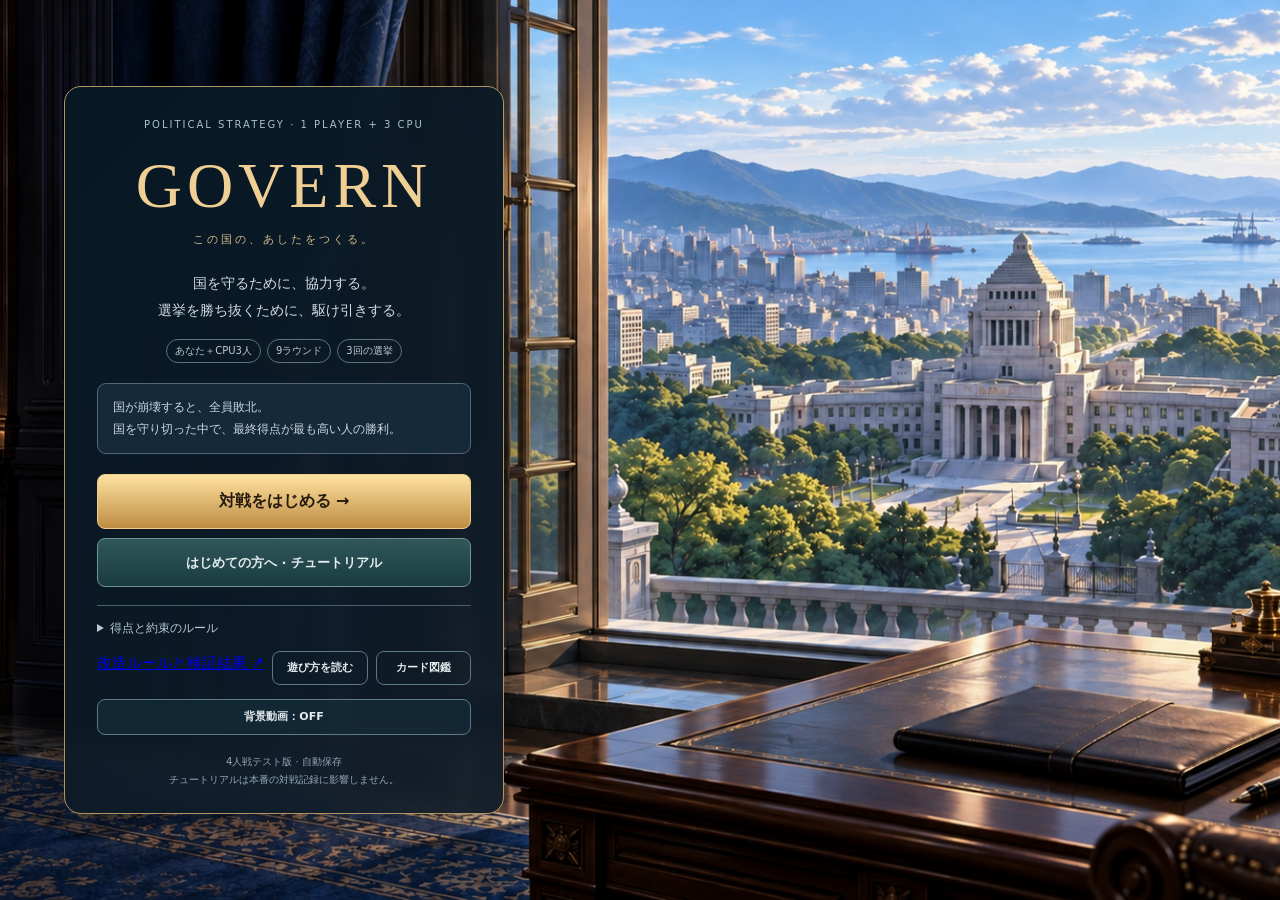
<file: index.html>
<!doctype html><html lang="ja"><head><meta charset="utf-8"><meta name="viewport" content="width=device-width,initial-scale=1"><meta name="theme-color" content="#102f31"><title>GOVERN｜約束と選挙</title><link rel="stylesheet" href="style.css"><link rel="stylesheet" href="cabinet.css?v=072"><link rel="stylesheet" href="title.css?v=video1"><link rel="stylesheet" href="mobile-play.css?v=08"></head><body><header><a class="logo" href="./">GOVERN<span>この国の、あしたをつくる。</span></a><nav><button data-do="help">遊び方</button><button data-do="gallery">カード図鑑</button><button data-do="export">記録を書き出す</button><button data-do="reset">新しい対戦</button></nav></header><main id="app"></main><dialog id="modal"><button class="close" onclick="this.closest('dialog').close()">閉じる ×</button><div id="modalbody"></div></dialog><div id="toast" role="status"></div><script src="cards.js?v=08"></script><script src="engine.js?v=08"></script><script src="tutorial.js?v=08"></script><script src="home-video.js?v=1"></script><script src="app.js?v=08-video1"></script></body></html>
</file>
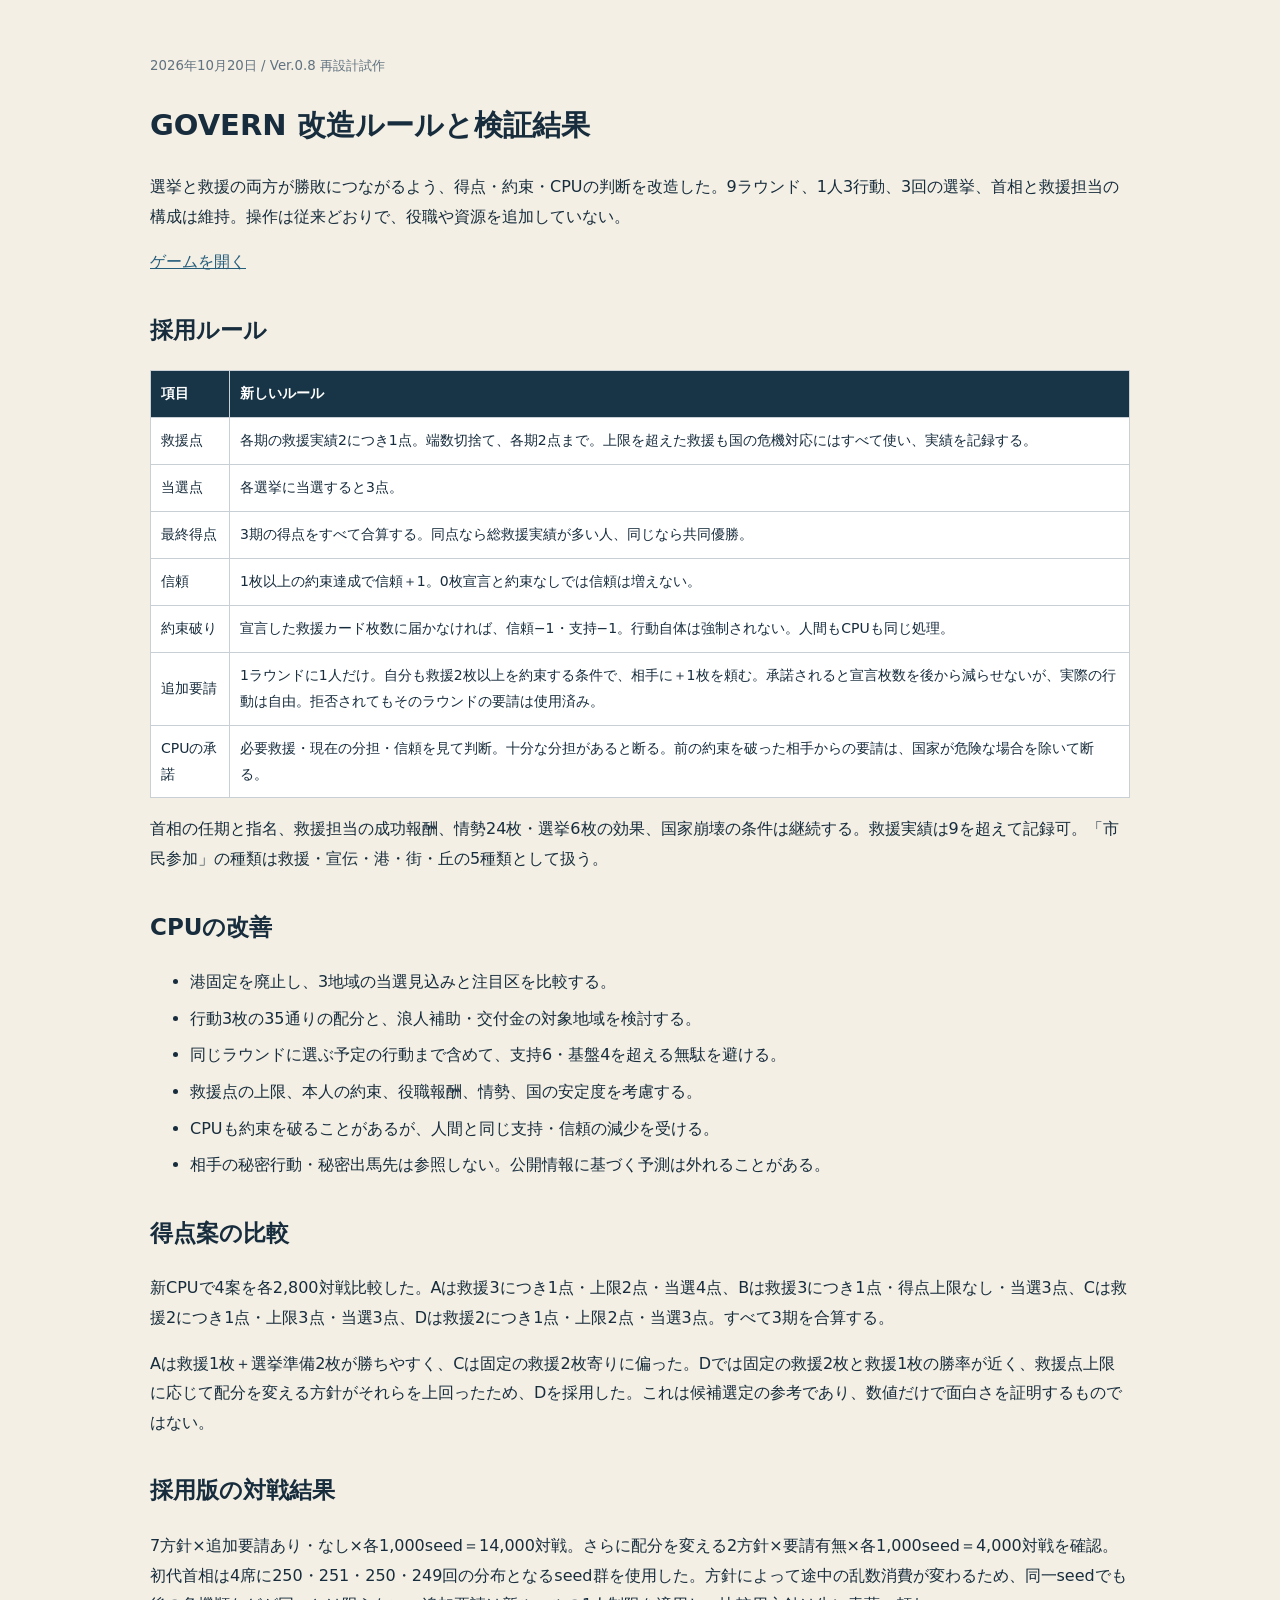
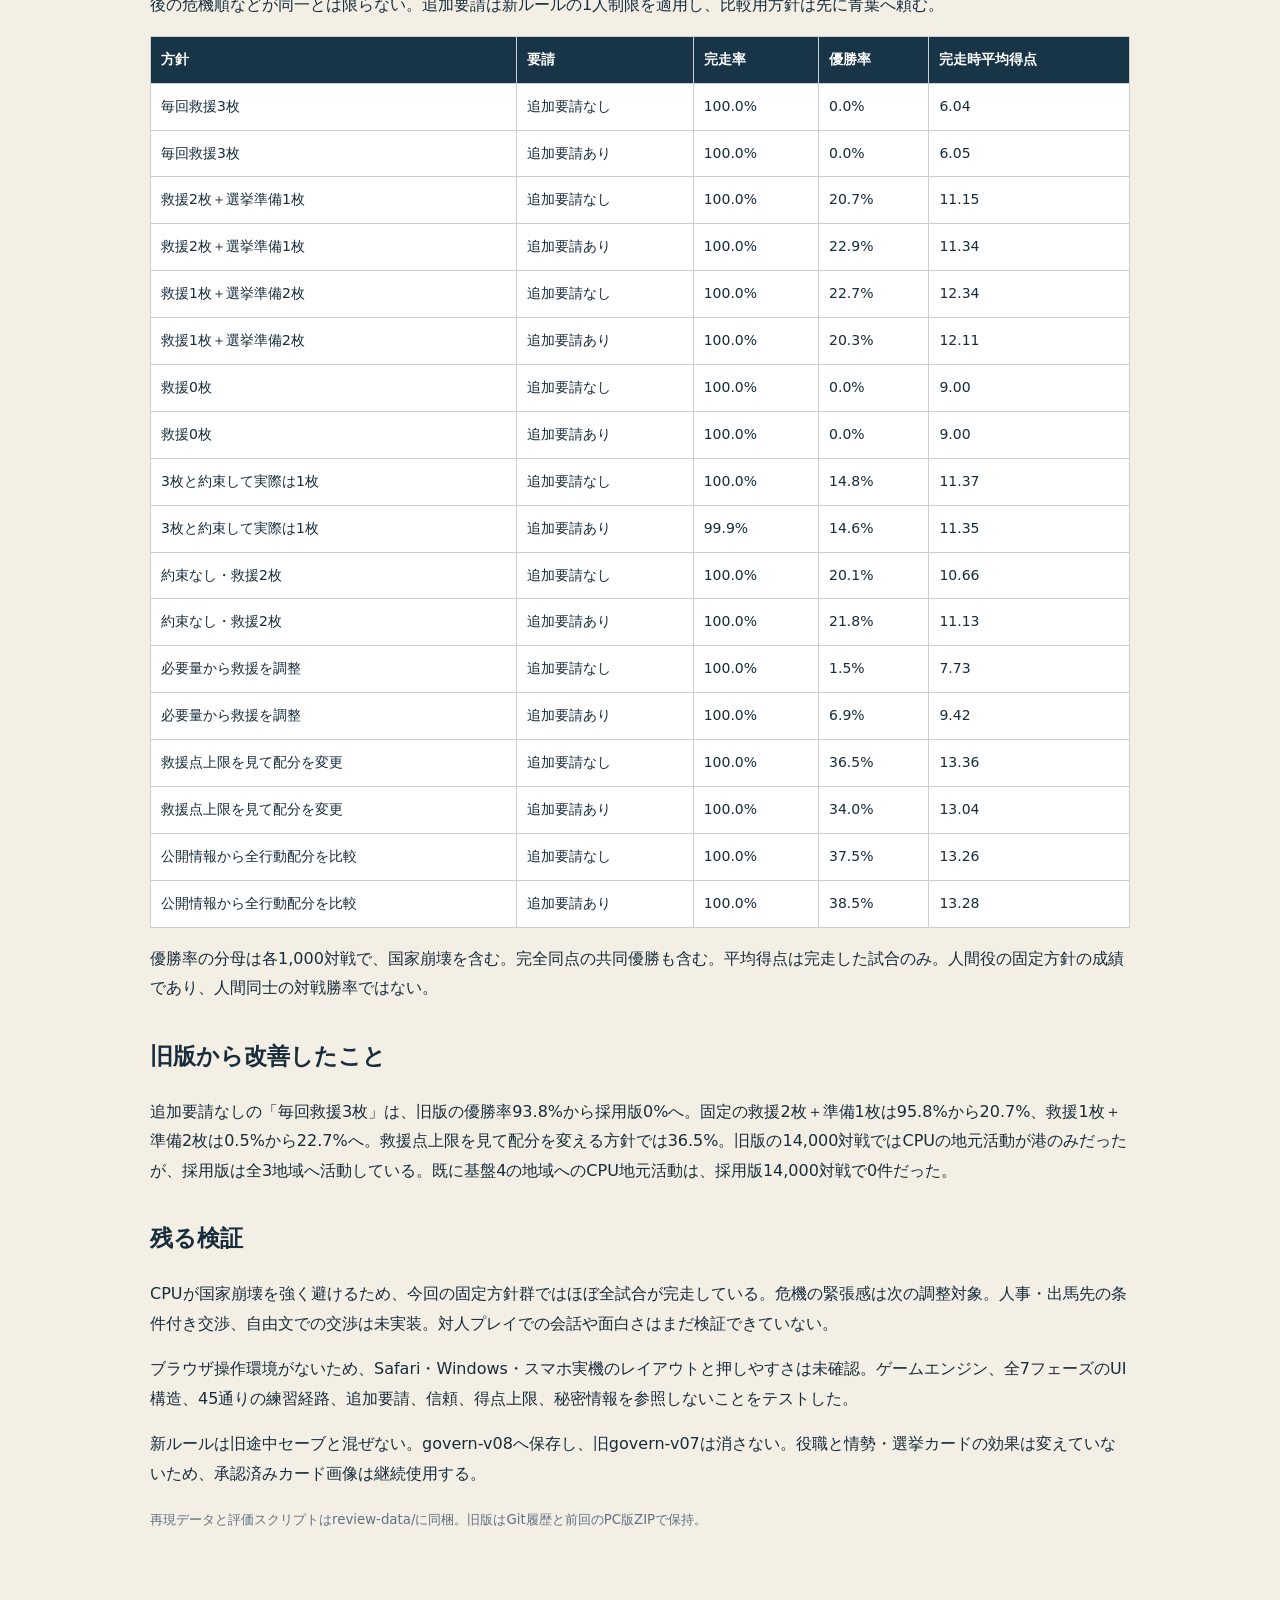
<file: rules.html>
<!doctype html><html lang="ja"><meta charset="utf-8"><meta name="viewport" content="width=device-width,initial-scale=1"><title>GOVERN Ver.0.8 改造ルールと検証結果</title><style>body{margin:0;background:#f3efe4;color:#172c3c;font:16px/1.85 system-ui,sans-serif}main{max-width:980px;margin:auto;padding:34px 22px 70px}h1{font-size:29px}h2{font-size:23px;margin-top:32px}table{border-collapse:collapse;width:100%;background:white;font-size:14px}th,td{border:1px solid #c8d0d5;padding:10px;text-align:left}th{background:#183547;color:white}.scroll{overflow:auto}small{color:#617280}a{color:#265d7b}li{margin:7px 0}</style><main><p><small>2026年10月20日 / Ver.0.8 再設計試作</small></p><h1>GOVERN 改造ルールと検証結果</h1><p>選挙と救援の両方が勝敗につながるよう、得点・約束・CPUの判断を改造した。9ラウンド、1人3行動、3回の選挙、首相と救援担当の構成は維持。操作は従来どおりで、役職や資源を追加していない。</p><p><a href="index.html">ゲームを開く</a></p>
<h2>採用ルール</h2><table><tr><th>項目</th><th>新しいルール</th></tr><tr><td>救援点</td><td>各期の救援実績2につき1点。端数切捨て、各期2点まで。上限を超えた救援も国の危機対応にはすべて使い、実績を記録する。</td></tr><tr><td>当選点</td><td>各選挙に当選すると3点。</td></tr><tr><td>最終得点</td><td>3期の得点をすべて合算する。同点なら総救援実績が多い人、同じなら共同優勝。</td></tr><tr><td>信頼</td><td>1枚以上の約束達成で信頼＋1。0枚宣言と約束なしでは信頼は増えない。</td></tr><tr><td>約束破り</td><td>宣言した救援カード枚数に届かなければ、信頼−1・支持−1。行動自体は強制されない。人間もCPUも同じ処理。</td></tr><tr><td>追加要請</td><td>1ラウンドに1人だけ。自分も救援2枚以上を約束する条件で、相手に＋1枚を頼む。承諾されると宣言枚数を後から減らせないが、実際の行動は自由。拒否されてもそのラウンドの要請は使用済み。</td></tr><tr><td>CPUの承諾</td><td>必要救援・現在の分担・信頼を見て判断。十分な分担があると断る。前の約束を破った相手からの要請は、国家が危険な場合を除いて断る。</td></tr></table><p>首相の任期と指名、救援担当の成功報酬、情勢24枚・選挙6枚の効果、国家崩壊の条件は継続する。救援実績は9を超えて記録可。「市民参加」の種類は救援・宣伝・港・街・丘の5種類として扱う。</p>
<h2>CPUの改善</h2><ul><li>港固定を廃止し、3地域の当選見込みと注目区を比較する。</li><li>行動3枚の35通りの配分と、浪人補助・交付金の対象地域を検討する。</li><li>同じラウンドに選ぶ予定の行動まで含めて、支持6・基盤4を超える無駄を避ける。</li><li>救援点の上限、本人の約束、役職報酬、情勢、国の安定度を考慮する。</li><li>CPUも約束を破ることがあるが、人間と同じ支持・信頼の減少を受ける。</li><li>相手の秘密行動・秘密出馬先は参照しない。公開情報に基づく予測は外れることがある。</li></ul>
<h2>得点案の比較</h2><p>新CPUで4案を各2,800対戦比較した。Aは救援3につき1点・上限2点・当選4点、Bは救援3につき1点・得点上限なし・当選3点、Cは救援2につき1点・上限3点・当選3点、Dは救援2につき1点・上限2点・当選3点。すべて3期を合算する。</p><p>Aは救援1枚＋選挙準備2枚が勝ちやすく、Cは固定の救援2枚寄りに偏った。Dでは固定の救援2枚と救援1枚の勝率が近く、救援点上限に応じて配分を変える方針がそれらを上回ったため、Dを採用した。これは候補選定の参考であり、数値だけで面白さを証明するものではない。</p>
<h2>採用版の対戦結果</h2><p>7方針×追加要請あり・なし×各1,000seed＝14,000対戦。さらに配分を変える2方針×要請有無×各1,000seed＝4,000対戦を確認。初代首相は4席に250・251・250・249回の分布となるseed群を使用した。方針によって途中の乱数消費が変わるため、同一seedでも後の危機順などが同一とは限らない。追加要請は新ルールの1人制限を適用し、比較用方針は先に青葉へ頼む。</p><div class="scroll"><table><tr><th>方針</th><th>要請</th><th>完走率</th><th>優勝率</th><th>完走時平均得点</th></tr><tr><td>毎回救援3枚</td><td>追加要請なし</td><td>100.0%</td><td>0.0%</td><td>6.04</td></tr><tr><td>毎回救援3枚</td><td>追加要請あり</td><td>100.0%</td><td>0.0%</td><td>6.05</td></tr><tr><td>救援2枚＋選挙準備1枚</td><td>追加要請なし</td><td>100.0%</td><td>20.7%</td><td>11.15</td></tr><tr><td>救援2枚＋選挙準備1枚</td><td>追加要請あり</td><td>100.0%</td><td>22.9%</td><td>11.34</td></tr><tr><td>救援1枚＋選挙準備2枚</td><td>追加要請なし</td><td>100.0%</td><td>22.7%</td><td>12.34</td></tr><tr><td>救援1枚＋選挙準備2枚</td><td>追加要請あり</td><td>100.0%</td><td>20.3%</td><td>12.11</td></tr><tr><td>救援0枚</td><td>追加要請なし</td><td>100.0%</td><td>0.0%</td><td>9.00</td></tr><tr><td>救援0枚</td><td>追加要請あり</td><td>100.0%</td><td>0.0%</td><td>9.00</td></tr><tr><td>3枚と約束して実際は1枚</td><td>追加要請なし</td><td>100.0%</td><td>14.8%</td><td>11.37</td></tr><tr><td>3枚と約束して実際は1枚</td><td>追加要請あり</td><td>99.9%</td><td>14.6%</td><td>11.35</td></tr><tr><td>約束なし・救援2枚</td><td>追加要請なし</td><td>100.0%</td><td>20.1%</td><td>10.66</td></tr><tr><td>約束なし・救援2枚</td><td>追加要請あり</td><td>100.0%</td><td>21.8%</td><td>11.13</td></tr><tr><td>必要量から救援を調整</td><td>追加要請なし</td><td>100.0%</td><td>1.5%</td><td>7.73</td></tr><tr><td>必要量から救援を調整</td><td>追加要請あり</td><td>100.0%</td><td>6.9%</td><td>9.42</td></tr><tr><td>救援点上限を見て配分を変更</td><td>追加要請なし</td><td>100.0%</td><td>36.5%</td><td>13.36</td></tr><tr><td>救援点上限を見て配分を変更</td><td>追加要請あり</td><td>100.0%</td><td>34.0%</td><td>13.04</td></tr><tr><td>公開情報から全行動配分を比較</td><td>追加要請なし</td><td>100.0%</td><td>37.5%</td><td>13.26</td></tr><tr><td>公開情報から全行動配分を比較</td><td>追加要請あり</td><td>100.0%</td><td>38.5%</td><td>13.28</td></tr></table></div><p>優勝率の分母は各1,000対戦で、国家崩壊を含む。完全同点の共同優勝も含む。平均得点は完走した試合のみ。人間役の固定方針の成績であり、人間同士の対戦勝率ではない。</p>
<h2>旧版から改善したこと</h2><p>追加要請なしの「毎回救援3枚」は、旧版の優勝率93.8%から採用版0%へ。固定の救援2枚＋準備1枚は95.8%から20.7%、救援1枚＋準備2枚は0.5%から22.7%へ。救援点上限を見て配分を変える方針では36.5%。旧版の14,000対戦ではCPUの地元活動が港のみだったが、採用版は全3地域へ活動している。既に基盤4の地域へのCPU地元活動は、採用版14,000対戦で0件だった。</p>
<h2>残る検証</h2><p>CPUが国家崩壊を強く避けるため、今回の固定方針群ではほぼ全試合が完走している。危機の緊張感は次の調整対象。人事・出馬先の条件付き交渉、自由文での交渉は未実装。対人プレイでの会話や面白さはまだ検証できていない。</p><p>ブラウザ操作環境がないため、Safari・Windows・スマホ実機のレイアウトと押しやすさは未確認。ゲームエンジン、全7フェーズのUI構造、45通りの練習経路、追加要請、信頼、得点上限、秘密情報を参照しないことをテストした。</p><p>新ルールは旧途中セーブと混ぜない。govern-v08へ保存し、旧govern-v07は消さない。役職と情勢・選挙カードの効果は変えていないため、承認済みカード画像は継続使用する。</p><p><small>再現データと評価スクリプトはreview-data/に同梱。旧版はGit履歴と前回のPC版ZIPで保持。</small></p></main></html>
</file>
<file: style.css>
:root{--ink:#17383b;--green:#184e49;--gold:#c8a66a;--paper:#f4f0e7;--muted:#6c7b76}*{box-sizing:border-box}body{margin:0;background:var(--paper);color:var(--ink);font:15px/1.65 system-ui,-apple-system,'Hiragino Sans','Yu Gothic',sans-serif}button,select,input{font:inherit}button{cursor:pointer;border:1px solid #bac8bd;background:#fffdf8;color:var(--ink);border-radius:8px;padding:10px 17px;font-weight:650;transition:.15s}button:hover{background:#e4ebe3;transform:translateY(-1px)}button:disabled{opacity:.4;cursor:default;transform:none}button:focus-visible{outline:3px solid #dc9b26;outline-offset:3px}.primary{background:var(--green);color:white;border-color:var(--green);padding:13px 25px}.primary:hover{background:#28655e}header{height:88px;background:#102f31;color:#f8e5bd;display:flex;align-items:center;justify-content:space-between;padding:0 4vw;gap:20px}.logo{font:32px Georgia,serif;letter-spacing:5px;color:inherit;text-decoration:none}.logo span{display:block;font:10px system-ui;letter-spacing:2px}nav{display:flex;gap:8px}nav button{font-size:12px;background:transparent;color:#e7e4d5;border-color:#41605d}main{max-width:1440px;margin:auto;padding:26px 3vw 60px}h1,h2,h3,p{margin:0 0 14px}h1{font:clamp(32px,4vw,54px)/1.3 Georgia,'Yu Mincho',serif}h2{font-size:24px}h3{font-size:17px}.muted,small{color:var(--muted)}.eyebrow{font-size:11px;letter-spacing:3px;color:#ab874e;font-weight:700;text-transform:uppercase}.hero{display:grid;grid-template-columns:1fr 1fr;gap:45px;align-items:center;padding:35px 0}.heroart{height:480px;background:linear-gradient(0deg,#102f3155,transparent),url('assets/board.jpg') center/cover;border:7px solid white;border-radius:18px;box-shadow:0 15px 55px #243d3420}.hero p{max-width:520px;font-size:17px}.panel{background:#fffdf8;border:1px solid #dddccd;border-radius:14px;padding:24px;box-shadow:0 4px 20px #183b3005}.settings{padding:16px;background:#ebe9df;border-radius:9px;margin:20px 0;font-size:13px}.settings label{display:flex;justify-content:space-between;gap:10px;margin:9px 0}select{padding:6px;background:white;border:1px solid #bbc6ba;border-radius:6px;max-width:65%}.statusbar{display:flex;gap:20px;align-items:center;justify-content:space-between;margin-bottom:22px}.stability{display:flex;gap:5px;align-items:center}.pip{width:18px;height:24px;border-radius:3px;background:#d7ddd4}.pip.on{background:#3d8c73}.pip.danger{background:#bc5949}.phases{display:flex;gap:8px;margin:0 0 22px;flex-wrap:wrap;font-size:12px}.phases span{padding:5px 12px;border-radius:30px;background:#e7e7db;color:#7d887e}.phases .active{background:var(--green);color:white}.layout{display:grid;grid-template-columns:240px 1fr;gap:22px}.sidebar .cardimg{width:100%;border-radius:12px;cursor:zoom-in}.caption{font-size:12px;margin:8px 0 18px}.crisis{background:#81392f;color:#fff3e6;border:1px solid #b58450;border-radius:12px;padding:16px;text-align:center;margin-bottom:18px}.crisis b{font:52px Georgia;display:block}.crisis small{color:#e2c5b1}.players{display:grid;grid-template-columns:repeat(4,1fr);gap:10px;margin-bottom:20px}.player{border-top:4px solid var(--pc);padding:15px 13px}.player.me{background:#eef4eb}.badge{display:inline-block;font-size:10px;border:1px solid #d6cba6;color:#705327;padding:2px 6px;border-radius:3px}.stats{display:flex;justify-content:space-between;font-size:12px;margin:8px 0}.stats b{font-size:20px}.bases{font-size:12px;word-spacing:8px}.bases span{display:inline-block;margin-right:7px}.promise{font-size:12px;color:#536553;margin-top:8px}.stage{min-height:280px}.stage>p{color:var(--muted)}.choices{display:flex;gap:10px;flex-wrap:wrap;margin:20px 0}.choices button{flex:1;min-width:120px}.talkgrid{display:grid;grid-template-columns:repeat(3,1fr);gap:12px;margin:20px 0}.speech{background:#f1f2e9;padding:17px;border-radius:9px;border-left:3px solid #b7ad88}.speech p{font-size:14px;min-height:55px}.speech button{font-size:11px;padding:7px 10px}.actions{display:grid;grid-template-columns:repeat(5,1fr);gap:9px;margin:20px 0}.action{padding:0;overflow:hidden;position:relative}.tileart{display:block;aspect-ratio:1;background-image:url('assets/actions.png');background-size:317% 208%;background-position:var(--pos)}.action strong{position:absolute;right:5px;top:5px;background:#fff;color:#123d33;border-radius:30px;min-width:28px;padding:2px}.action.selected{outline:3px solid #d5ad5c}.picked{display:flex;gap:8px;min-height:48px;margin:15px 0}.picked button{background:#eef2e6}.resultrows{display:grid;gap:8px;margin:18px 0}.resultrow{display:flex;justify-content:space-between;gap:12px;border-bottom:1px solid #e1e3d6;padding:10px 0}.ok{color:#367c53}.bad{color:#b24a3b}.bignum{font:40px Georgia;color:var(--green)}.log{margin-top:22px}.log summary{cursor:pointer;font-weight:700}.log ol{padding-left:24px;font-size:12px;max-height:270px;overflow:auto}.log li{margin:8px 0}.gallery{display:grid;grid-template-columns:repeat(3,1fr);gap:15px}.gallery img{width:100%;border-radius:8px;cursor:zoom-in}dialog{border:1px solid #ccc4ae;border-radius:16px;padding:25px;max-width:950px;width:92vw;max-height:92vh;background:#faf8f1;color:var(--ink)}dialog::backdrop{background:#062c30b8;backdrop-filter:blur(6px)}.close{display:block;margin:0 0 20px auto}#modalbody>.enlarged{display:block;max-width:100%;max-height:76vh;margin:auto}#toast{position:fixed;bottom:20px;left:50%;transform:translateX(-50%);background:#143d38;color:white;padding:12px 22px;border-radius:10px;display:none;z-index:5}.electionboard{display:grid;grid-template-columns:repeat(3,1fr);gap:15px}.region{border-top:4px solid var(--pc);padding:18px}.region ul{padding-left:18px}.scoretable{width:100%;border-collapse:collapse;font-size:14px}.scoretable td,.scoretable th{padding:12px;border-bottom:1px solid #d9ddce;text-align:left}.version{font-size:11px;margin-top:25px;color:#899084}.largechoice{font-size:25px}.controls{display:flex;gap:10px;align-items:center;flex-wrap:wrap}.note{font-size:12px;color:#806a43}.stage label{display:block;margin:12px 0}.empty{opacity:.6}@media(max-width:1000px){.players{grid-template-columns:repeat(2,1fr)}.layout{grid-template-columns:185px 1fr}.talkgrid{grid-template-columns:1fr}.speech p{min-height:0}.heroart{height:400px}}@media(max-width:650px){header{height:auto;padding:18px;align-items:flex-start;flex-direction:column;gap:15px}nav{flex-wrap:wrap}nav button{padding:7px 10px}.hero{grid-template-columns:1fr;gap:20px;padding:12px 0}.heroart{height:240px;order:-1}.layout{grid-template-columns:1fr}.sidebar{display:flex;align-items:flex-start;gap:15px}.sidebar .cardimg{width:110px}.sidebar .caption{max-width:130px}.crisis{flex:1}.crisis b{font-size:40px}.statusbar{align-items:flex-start;gap:10px}.pip{width:12px;height:18px}.stability{gap:3px;flex-wrap:wrap}.panel{padding:17px}.actions{gap:5px}.action strong{font-size:12px;min-width:22px;padding:0}.gallery{grid-template-columns:repeat(2,1fr)}.electionboard{grid-template-columns:1fr}.scoretable{font-size:12px}.scoretable td,.scoretable th{padding:8px 4px}.resultrow{font-size:13px}.choices button{min-width:90px}}
/* GOVERN 0.2 — a quieter table, a clearer next move. */
body{background:radial-gradient(ellipse at 0 0,#e5eadd 0,transparent 55%),var(--paper)}
header{box-shadow:0 3px 18px #102f3112}.logo{letter-spacing:6px}main{max-width:1460px;padding-top:30px}h2{letter-spacing:-.03em}.statusbar{margin-bottom:20px}.statusbar h2{margin:0;font-size:21px}.statusbar h2 strong{font:36px Georgia}.statusbar .eyebrow{margin-bottom:2px}.national{min-width:245px}.national-label{display:flex;align-items:center;gap:14px;margin-bottom:8px;font-size:12px}.national-label>b{font-size:24px;line-height:1}.national-label small{font-size:12px}.health{margin-left:auto;background:#dce9dd;color:#38654e;font-size:11px;padding:2px 9px;border-radius:20px}.at-risk .health{background:#f1d9d2;color:#923f34}.stability{gap:5px}.pip{height:8px;flex:1;width:auto;border-radius:2px}.pip.on.danger{background:#bc5949}.pip.danger:not(.on){background:#d7ddd4}
.phases{gap:0;flex-wrap:nowrap;max-width:680px;margin-bottom:20px}.phases span{flex:1;border-radius:0;background:transparent;padding:8px 4px;border-bottom:2px solid #d8ddcf;text-align:center;white-space:nowrap}.phases i{font-style:normal;display:inline-grid;place-items:center;width:21px;height:21px;margin-right:6px;border-radius:50%;background:#e3e5da;font-size:10px}.phases .active{background:transparent;color:var(--green);font-weight:750;border-color:var(--green)}.phases .active i{background:var(--green);color:#fff}.phases .done{color:#51796b}.phases .done i{color:#51796b;background:#e0e8dc}
.turn-guide{display:flex;align-items:center;gap:13px;border:1px solid #c9d8c6;border-left:3px solid #377563;background:#e9efe3;padding:14px 19px;border-radius:9px;margin-bottom:24px}.turn-guide b{font-size:15px}.turn-guide p{margin:2px 0 0;font-size:12px;color:#607466}.turn-dot{width:9px;height:9px;border-radius:50%;background:#417b63;flex-shrink:0}.save-label{margin-left:auto;white-space:nowrap;font-size:10px;color:#6b7f6d}
.layout{grid-template-columns:230px minmax(0,1fr);gap:26px}.play-area{min-width:0}.stage{padding:30px 32px;border-color:#d1d6c6;box-shadow:0 10px 35px #17383b06;scroll-margin-top:20px}.stage:focus{outline:none}.stage>.eyebrow{color:#a27c43;font-size:10px;margin-bottom:9px}.stage h2{font-size:28px;margin-bottom:12px}.stage>p:not(.eyebrow){font-size:14px}.stage .note{font-size:12px}.stage>.primary{margin-top:10px}.crisis{padding:20px 18px;margin-bottom:20px;background:linear-gradient(135deg,#733c34,#482a29);border-color:#9e7760;text-align:left;box-shadow:0 6px 18px #532f2412}.crisis b{font-size:58px;line-height:1.2;margin:5px 0 12px}.crisis b small{font:12px system-ui}.crisis-meta{border-top:1px solid #ffffff23;padding-top:10px;font-size:12px}.crisis-meta small{display:block;margin-top:3px}.event-card{padding:14px;background:#eae9df;border-radius:12px}.event-card>.eyebrow{margin:0 0 10px;font-size:10px}.card-open{padding:0;display:block;width:100%;border:0;background:transparent;overflow:hidden;border-radius:10px;position:relative}.card-open:hover{transform:none;background:transparent}.card-open .cardimg{display:block;border-radius:10px}.card-open>span{position:absolute;bottom:9px;left:50%;transform:translateX(-50%);background:#102f31ed;color:#fff;font-size:10px;padding:4px 10px;white-space:nowrap;border-radius:20px}.card-rule summary{font-size:12px;font-weight:700;cursor:pointer;margin-top:12px}.card-rule p{font-size:12px;margin:10px 0 0}.section-heading{display:flex;align-items:center;justify-content:space-between;margin:26px 0 12px;gap:10px}.section-heading h3{font-size:14px;margin:0}.section-heading small{font-size:10px}.players{gap:10px;margin:0}.player{padding:14px 12px;border-top-width:3px;border-radius:10px;min-width:0}.player.me{background:#f2f6eb;border-color:#bac8ab;border-top-color:var(--pc)}.player-head{display:flex;align-items:center;gap:7px;flex-wrap:wrap}.player-head>div{flex:1}.player-head b{font-size:13px}.player-head small{display:block;font-size:10px}.avatar{display:grid;place-items:center;background:var(--pc);color:#fff;width:29px;height:29px;border-radius:50%;font-size:12px;flex-shrink:0}.player-head .badge{font-size:9px;padding:1px 5px}.current-promise{display:flex;justify-content:space-between;align-items:center;gap:6px;padding:9px 0;margin-top:7px;border-bottom:1px solid #dce1d3;font-size:12px}.current-promise>span{font-size:10px;color:var(--muted)}.stats{gap:8px;margin:12px 0;font-size:10px}.stats>span{display:flex;flex-direction:column}.stats b{font-size:20px;line-height:1.3}.bases{display:flex;gap:5px;word-spacing:normal}.bases span{display:flex;align-items:center;justify-content:space-between;flex:1;margin:0;background:#e9eee4;padding:2px 5px;border-radius:4px;font-size:10px}.bases b{margin-left:5px}.promise{font-size:10px;margin-top:10px}.log{padding:18px 20px;margin-top:18px;box-shadow:none;background:#eeeee4}.log summary{font-size:13px}.log summary small{float:right;font-size:11px}.decision-summary{display:flex;align-items:center;gap:10px;flex-wrap:wrap;font-size:12px;border-bottom:1px solid #e2e4d8;padding-bottom:14px;margin-bottom:15px}.decision-summary>.badge{font-size:11px}.action-hint{margin-bottom:0}.actions{gap:12px;margin:20px 0}.action{background:#fff;border-color:#cdd4c4;border-radius:11px;text-align:left}.action:hover:not(:disabled){box-shadow:0 6px 18px #17383b18;transform:translateY(-3px)}.action:disabled{opacity:.68}.action.selected:disabled{opacity:1}.action.selected{outline:2px solid #b28c46;outline-offset:2px}.action-label{display:block;padding:9px 10px;font-size:14px}.action-label small{display:block;font-size:10px;font-weight:400;color:#6a7a6b}.action strong{top:8px;right:8px;background:#17383b;color:#fff;min-width:26px;text-align:center;font-size:13px;box-shadow:0 2px 8px #0003}.selection-tray{background:#f0f2e8;border:1px solid #dee3d3;border-radius:10px;padding:16px;margin:22px 0}.selection-heading{display:flex;align-items:center;justify-content:space-between;font-size:12px}.selection-heading>span{font-variant-numeric:tabular-nums;color:#728066}.picked{display:grid;grid-template-columns:repeat(3,minmax(0,1fr));gap:10px;min-height:0;margin:12px 0 6px}.picked button,.empty-slot{display:flex;align-items:center;justify-content:space-between;padding:12px;border-radius:7px;gap:6px;min-height:49px}.picked button{background:#fffef9;border:1px solid #c1ccb4;font-size:14px}.picked button small,.empty-slot small{font:11px Georgia;color:#a0ab95}.picked button>span{color:#83907d;font-weight:400}.empty-slot{border:1px dashed #c8d1be;color:#9ca68e;font-size:12px}.empty-slot>span{flex:1;text-align:center}.selection-tray>small{font-size:10px}.action-footer{display:flex;align-items:center;justify-content:space-between;gap:15px;padding-top:4px}.action-footer>div>b{font-size:13px}.action-footer small{display:block;font-size:11px}.action-footer .primary{min-width:220px;box-shadow:0 4px 12px #184e4920}.action-footer .primary span{margin-left:16px}.speech{background:#f2f3e9;border:1px solid #dce2d2;border-top:3px solid #b7ad88;padding:16px}.speech>small{display:block;font-size:11px}.speech p{margin-top:10px}.speech button{width:100%;margin-top:4px}.talkgrid{gap:12px}.choices button{border-color:#bdcbbb;padding:18px;background:#f4f6ed}.choices button:hover{border-color:#61826f;background:#e7efde}.stage select{min-height:42px}.resultrow{align-items:center}.resultrow .ok,.resultrow .bad{font-size:11px;border-radius:20px;padding:4px 9px;white-space:nowrap}.resultrow .ok{background:#e4efdf}.resultrow .bad{background:#f5e0d9}.version{margin-top:20px}.gallery button{padding:0;border:0;background:transparent}#toast{max-width:90vw}
@media(min-width:1100px){.sidebar{align-self:start;position:sticky;top:20px}}
@media(max-width:1100px){.players{grid-template-columns:repeat(2,minmax(0,1fr))}.stage{padding:25px}.layout{grid-template-columns:190px minmax(0,1fr);gap:20px}.actions{gap:8px}.action-label{padding:8px;font-size:13px}.talkgrid{grid-template-columns:1fr}.speech>small{display:inline;margin-left:7px}.speech button{width:auto}.action-footer{align-items:flex-start;flex-direction:column}.action-footer .primary{width:100%}}
@media(max-width:700px){header{height:auto;padding:16px 20px;gap:15px;align-items:flex-start;flex-direction:column}.logo{font-size:27px}.logo span{font-size:9px}nav{width:100%;gap:6px;flex-wrap:wrap}nav button{font-size:10px;padding:7px 9px;flex:1;white-space:nowrap}main{padding:20px 15px 35px}.statusbar{gap:12px}.statusbar h2{font-size:15px}.statusbar h2 strong{font-size:28px}.national{min-width:0;width:46%}.national-label{gap:6px;font-size:10px}.national-label>b{font-size:22px}.national-label small{font-size:10px}.health{font-size:9px;padding:2px 5px}.stability{gap:3px;flex-wrap:nowrap}.pip{height:7px;width:auto}.phases{font-size:11px;margin-bottom:16px}.phases span{padding:7px 0}.phases i{width:16px;height:16px;font-size:9px;margin-right:3px}.turn-guide{padding:11px 12px;margin-bottom:16px;gap:10px}.turn-guide b{font-size:13px}.turn-guide p{font-size:11px}.save-label{display:none}.layout{grid-template-columns:1fr;gap:16px}.sidebar{display:grid;grid-template-columns:minmax(0,1fr) minmax(0,1.4fr);gap:12px;align-items:stretch}.crisis{margin:0;padding:13px}.crisis b{font-size:38px;margin:2px 0 7px}.crisis-meta{font-size:10px;padding-top:7px}.crisis-meta small{font-size:10px}.event-card{padding:10px;display:grid;grid-template-columns:70px 1fr;column-gap:10px;align-content:start}.event-card>.eyebrow{grid-column:2;grid-row:1;font-size:9px;letter-spacing:1px;margin:2px 0 5px}.card-open{grid-column:1;grid-row:1 / span 2;align-self:start}.sidebar .cardimg{width:100%}.card-open>span{display:none}.card-rule{grid-column:2;grid-row:2}.card-rule summary{margin:0;font-size:11px}.card-rule p{font-size:11px}.stage{padding:20px 16px;scroll-margin-top:12px;border-radius:12px}.stage h2{font-size:23px}.stage>p:not(.eyebrow){font-size:13px}.stage .note{font-size:11px}.actions{grid-template-columns:repeat(3,minmax(0,1fr));gap:10px}.action-label{padding:7px 9px;font-size:13px}.action-label small{font-size:10px}.action strong{font-size:12px;min-width:24px;padding:2px}.actions .tileart{aspect-ratio:1.15}.selection-tray{padding:12px;margin:18px 0}.picked{gap:7px}.picked button,.empty-slot{padding:10px 7px;gap:3px}.picked button{font-size:13px}.action-footer{gap:12px}.action-footer .primary{padding:14px}.player{padding:12px 10px}.player-head .badge{font-size:8px}.avatar{width:25px;height:25px}.current-promise{font-size:11px}.stats{gap:5px}.stats b{font-size:20px}.resultrow{flex-wrap:wrap;gap:7px;font-size:12px}.resultrow>b{flex:0 0 100%}.resultrow>span:nth-child(2){flex:1}.section-heading{margin-top:22px}.gallery{gap:10px}.heroart{height:230px}.hero p{font-size:14px}.settings label{flex-direction:column;gap:3px}.settings select{max-width:100%;width:100%}.hero{gap:20px}.electionboard{grid-template-columns:1fr}.scoretable{font-size:11px}.scoretable th,.scoretable td{padding:8px 3px}}
@media(prefers-reduced-motion:reduce){*{scroll-behavior:auto!important;transition:none!important}}
</file>
<file: cabinet.css>
/* GOVERN cinematic table: the reference guides composition, not the rules. */
body.board-playing{--ink:#edf1f2;--green:#c8a35c;--muted:#a9b6c1;--gold:#d4ae65;color:var(--ink);background:#141b23 url('assets/chamber-v1.png') center/cover fixed}
.board-playing:before{content:'';position:fixed;inset:0;background:linear-gradient(#040c1480,#06101b50 50%,#160d0860);pointer-events:none;z-index:-1}
.board-playing header{height:56px;padding:0 25px;background:linear-gradient(90deg,#090e16dd,#090e1655);border-bottom:1px solid #b08b4850;box-shadow:none}.board-playing .logo{font-size:25px;letter-spacing:4px}.board-playing .logo span{font-size:8px}.board-playing nav button{border-color:#ad8c4a60;color:#d9d8cc;font-size:10px;padding:6px 10px;background:#0b1825a6}
.board-playing main{max-width:1800px;padding:12px 20px 6px}.board-top{max-width:920px;margin:0 auto 12px}.board-playing .statusbar{padding:8px 24px;background:linear-gradient(120deg,#09111dec,#192638eb);border:1px solid #9f8966;border-radius:7px;gap:20px;margin-bottom:7px;box-shadow:0 3px 15px #0004}.board-playing .statusbar .eyebrow{display:none}.board-playing .statusbar h2{font:700 21px 'Yu Mincho',serif;letter-spacing:1px}.board-playing .statusbar small{color:#b6bdc7}.board-playing .national{min-width:210px}.board-playing .national-label{margin:0 0 5px;font-size:11px}.board-playing .national-label>b{font:29px Georgia;color:#f4cd7f}.board-playing .health{background:#2f4b44;color:#c8dfce;font-size:9px}.board-playing .at-risk .health{background:#6d352b;color:#ffdbbb}.board-playing .pip{height:4px;background:#394451}.board-playing .pip.on{background:#d2b16d}.board-playing .pip.on.danger{background:#dc7a57}.target-summary{display:flex;align-items:center;gap:12px}.target-summary>span{font-size:12px}.target-summary>b{font:34px Georgia;color:#ffda93}.target-summary>small{font-size:10px}.board-playing .phases{margin:0;max-width:none;font-size:11px;gap:4px}.board-playing .phases span{padding:5px 3px;background:linear-gradient(#28303b,#111b28);border:1px solid #69717a;border-radius:3px;color:#bac2cc}.board-playing .phases .active{color:#24190c;background:linear-gradient(120deg,#ad7e32,#ffe2a2,#bc8d3d);border-color:#ffe3a8;text-shadow:0 1px #fff6;box-shadow:0 0 12px #e6b45335}.board-playing .phases i{background:#0003;color:inherit;width:16px;height:16px;font-size:9px}.board-playing .phases .active i{background:#6e48182b;color:#3d2a13}.board-playing .phases .done{color:#d6b66f}
.cabinet-layout{display:grid;grid-template-columns:220px minmax(0,1fr) 235px;gap:14px;align-items:start}.delegates,.meeting-column,.intel-column{min-width:0}.board-playing .section-heading{margin:0 0 7px}.board-playing .section-heading h3{font-size:11px;color:#e4d0a8}.board-playing .section-heading small{font-size:9px;color:#b9b4a5}.board-playing .players{display:grid;grid-template-columns:1fr;gap:8px}.board-playing .panel{background:linear-gradient(120deg,#132132f5,#08131ff5);border:1px solid #6e7a80;border-radius:7px;box-shadow:inset 0 0 0 2px #07101a,0 4px 15px #0005}.board-playing .player{padding:0;overflow:hidden;border-top:1px solid #8a9292}.board-playing .player.me{background:linear-gradient(110deg,#273343f5,#111e2cf5);border-color:#ddbd76;box-shadow:0 0 10px #cba75625}.delegate-top{display:flex;gap:10px;align-items:center}.portrait{display:block;flex-shrink:0;background:url('assets/portraits-v1.png') var(--portrait-x) var(--portrait-y)/200% 200%;width:78px;height:78px}.delegate-id{padding:5px 6px 4px 0;flex:1;min-width:0}.delegate-id>b{font-size:16px;display:block;font-family:'Yu Mincho',serif}.delegate-id>small{font-size:10px;display:block;margin:1px 0 4px;color:#b3bdc8}.board-playing .badge{color:#f5d492;border:1px solid #b99656;border-radius:3px;background:#111c2a;padding:2px 7px;font-size:10px}.delegate-data{padding:5px 10px 7px;background:#0a1622b8}.board-playing .stats{margin:0 0 4px;gap:6px;font-size:9px}.board-playing .stats>span{display:block;white-space:nowrap;color:#bdc5cc}.board-playing .stats b{font-size:14px;margin-left:4px;color:#f6e5c0}.board-playing .bases{gap:5px}.board-playing .bases>span{background:#263441;color:#ced6db;padding:1px 5px;font-size:9px}.board-playing .current-promise{margin:3px 0 0;padding:3px 0;border-color:#4a535b;font-size:10px}.board-playing .current-promise>span{font-size:9px;color:#a8b8c6}.track-record{display:block;font-size:8px;color:#94a3b1;margin-top:3px}
.board-playing .turn-guide{margin:0 0 8px;padding:8px 12px;background:#102334e6;border:1px solid #4e6774;border-left:2px solid #d5ae64;border-radius:5px;gap:8px}.board-playing .turn-guide b{font-size:11px;color:#e7c885}.board-playing .turn-guide p{font-size:10px;margin:0;color:#b2c0ca}.board-playing .turn-dot{background:#d5ae64;width:6px;height:6px}.board-playing .save-label{color:#8d9caa;font-size:9px}.board-playing .stage{padding:22px 24px;min-height:385px;scroll-margin-top:12px}.board-playing .stage>.eyebrow{font-size:9px;letter-spacing:3px;color:#b49d73;margin-bottom:7px}.board-playing .stage h2{font:700 clamp(21px,2.1vw,32px)/1.4 'Yu Mincho','Hiragino Mincho ProN',serif;margin-bottom:10px;color:#fff7e5}.board-playing .stage>p{color:#abbcc8;font-size:12px}.board-playing .stage>p.note{font-size:10px;color:#baa882}.board-playing button{color:#dce7ed;background:linear-gradient(#23394e,#122237);border:1px solid #64839a}.board-playing button:hover:not(:disabled){background:linear-gradient(#36536a,#203b50);border-color:#9ac6e5}.board-playing .primary{color:#281b0b;background:linear-gradient(115deg,#b78637,#ffe3a2 52%,#c79848);border:1px solid #ffe4a8;font-weight:800;box-shadow:0 2px 8px #d2a13a38}.board-playing .primary:hover:not(:disabled){background:linear-gradient(115deg,#d1a250,#ffedbd,#d9ad62);border-color:#fff5cf}.board-playing button:disabled{opacity:.45}.board-playing button:focus-visible{outline:3px solid #72c3ff}.board-playing .stage select{background:#1b3044;color:#e9f1f4;border-color:#5e7a91;padding:8px;font-size:12px}.board-playing .stage label{font-size:12px}.board-playing .choices button{background:linear-gradient(#203c51,#102334);border-color:#5a7b92}.board-playing .choices small{color:#b8c6ce}.board-playing .bignum{color:#edca83}.board-playing .decision-summary{border-color:#3c4e60;font-size:11px}.board-playing .selection-tray{background:#080f1bb8;border:1px solid #536479}.board-playing .selection-heading{color:#e3d2ad}.board-playing .selection-heading>span{color:#b0c0cc}.board-playing .picked button{background:#21364b;color:#f6e3b8;border-color:#b69a62}.board-playing .empty-slot{border-color:#4d6274;color:#9bafbd}.board-playing .action-footer{padding-top:8px}.board-playing .action-footer small{color:#a8b8c5}.board-playing .resultrow{border-color:#3b4d5d}.board-playing .resultrow .ok{color:#caedce;background:#264537}.board-playing .resultrow .bad{color:#ffd2bb;background:#693c32}.board-playing .scoretable td,.board-playing .scoretable th{border-color:#3d4d5a}.board-playing .region{background:#152638;border-top-color:var(--pc)}
.conversation{display:grid;gap:9px;margin:20px 0 15px}.conversation-row{display:flex;align-items:center;gap:10px;background:linear-gradient(90deg,#2a394bd9,#24374bd9);padding:7px 9px;border:1px solid #526478;border-radius:5px}.conversation-face{width:45px;height:45px;border:1px solid #a69371;border-radius:4px}.speaker{width:60px;flex-shrink:0;font-size:12px}.speaker small{display:block;font-size:9px;color:#a6bacb}.speech-bubble{flex:1;position:relative;background:linear-gradient(#e7eef3,#cbd8e4);color:#142133;border:1px solid #eff7fc;border-radius:5px;padding:10px 12px;font-size:13px;min-width:0}.speech-bubble:before{content:'';position:absolute;left:-8px;top:14px;border-top:7px solid transparent;border-bottom:7px solid transparent;border-right:8px solid #dae5ed}.conversation-row>button{font-size:10px;padding:7px 8px;white-space:nowrap}.speaker-state{width:65px;text-align:center;font-size:10px;color:#d2ba8c}.promise-summary{padding:12px 15px;border:1px solid #d7ac54;border-radius:6px;background:linear-gradient(110deg,#352619c9,#171823);box-shadow:0 0 12px #c68b2823;margin:12px 0}.promise-summary>b{display:block;color:#f7d38a;font-size:16px}.promise-summary>small{display:block;color:#c4b89d;font-size:10px;margin-top:3px}.pledge-controls{display:flex;justify-content:space-between;align-items:end;gap:12px;flex-wrap:wrap}.pledge-controls label{margin:0!important}.pledge-controls select{display:block;max-width:100%;margin-top:5px;min-width:155px}.pledge-controls .primary{font-size:13px;padding:12px 18px}
.board-playing .event-card{display:grid;grid-template-columns:76px minmax(0,1fr);gap:7px 10px;padding:12px;border:1px solid #75808a;background:#0c1927ec;border-radius:6px}.board-playing .event-card>.eyebrow{grid-column:2;grid-row:1;color:#d6b679;letter-spacing:1px;font-size:10px;margin:0}.board-playing .card-open{grid-column:1;grid-row:1 / span 2;background:transparent!important;padding:0;border:0;border-radius:4px;align-self:start}.board-playing .cardimg{width:100%;display:block;border-radius:3px}.board-playing .card-open>span{display:none}.board-playing .card-rule{grid-column:2;grid-row:2;min-width:0}.board-playing .card-rule summary{font-size:11px;margin:0;color:#f1e4c8}.board-playing .card-rule p{font-size:10px;color:#bdcbd7}.region-overview{margin:13px 0}.region-overview>h3{font-size:11px;margin-bottom:7px;color:#ddc899}.region-strip{position:relative;border:1px solid #6e827f;padding:12px 11px 10px;margin-bottom:8px;border-radius:5px;overflow:hidden;background:#123650;min-height:93px}.region-strip:before{content:'';position:absolute;inset:0;background-image:linear-gradient(90deg,#081423ee,#08142355),url('assets/actions.png');background-size:100% 100%,317% 208%;z-index:0;opacity:.8}.region-0:before{background-position:center,50% 0}.region-1:before{background-position:center,100% 0}.region-2:before{background-position:center,0 100%}.region-strip>b{position:relative;font:700 25px 'Yu Mincho',serif;text-shadow:0 2px 4px #000}.region-strip>div{position:relative;display:flex;flex-wrap:wrap;gap:6px;margin-top:7px}.region-strip span{display:flex;align-items:center;gap:4px;font-size:9px;padding:2px 4px;background:#071422c9;border-radius:2px}.region-strip i{width:5px;height:5px;border-radius:50%;display:inline-block}.history-button{width:100%;display:flex;align-items:center;justify-content:space-between;font-size:11px;padding:13px 10px!important}.history-button>span{font-size:9px;color:#cbb585}.history-list{padding-left:22px}.history-list li{margin:12px 0;font-size:13px}
.hand-dock{max-width:1100px;margin:14px auto 0;background:linear-gradient(#0a1420ef,#060d16e8);border:1px solid #b29562;border-radius:9px;padding:10px 20px 12px;box-shadow:0 7px 25px #0008}.hand-heading{display:flex;gap:10px;align-items:center;font-size:12px;color:#f1dfbb}.hand-heading>small{font-size:10px;color:#a8b8c8}.hand-heading>span{margin-left:auto;font-size:10px;color:#d8bd7d}.board-playing .hand-dock .actions{display:grid;grid-template-columns:repeat(5,minmax(0,1fr));gap:15px;margin:9px 0 0}.board-playing .hand-dock .action{display:flex;flex-direction:row;align-items:stretch;border:1px solid #a18a5e;border-radius:6px;background:#e9dfc5;color:#1d2830;position:relative;padding:0;text-align:left;overflow:hidden;min-width:0;box-shadow:0 4px 8px #0006}.board-playing .hand-dock .action:disabled{opacity:.8;filter:saturate(.65)}.board-playing .hand-dock .action.selected{outline:2px solid #f0c16b;outline-offset:2px;opacity:1}.board-playing .hand-dock .tileart{width:58%;flex-shrink:0;aspect-ratio:1;min-height:80px}.board-playing .hand-dock .action-label{align-self:center;font:700 16px 'Yu Mincho',serif;padding:6px;flex:1}.board-playing .hand-dock .action-label small{font:9px system-ui;color:#596156;margin-top:5px}.board-playing .hand-dock .action strong{background:#151b25;border:1px solid #d5b970;color:#ffe2a2;top:5px;right:5px;font-size:11px;min-width:21px}.board-playing .version{margin:5px 0 0;text-align:center;font-size:8px;color:#b0ab9c}
@media(min-width:1250px) and (min-height:720px){.cabinet-layout{grid-template-columns:240px minmax(0,1fr) 255px}.cabinet-layout{height:calc(100dvh - 310px);min-height:440px;max-height:800px}.delegates,.meeting-column,.intel-column{height:100%;overflow:auto;scrollbar-width:thin;scrollbar-color:#6a6454 #0d1723}.board-playing .players{gap:7px}.delegate-top .portrait{width:65px;height:65px}.delegate-data{padding:3px 9px 4px}.track-record{display:none}.board-playing .stage{min-height:calc(100% - 59px)}.board-playing .hand-dock .tileart{min-height:70px;max-height:105px}.hand-dock{margin-top:12px}}
@media(min-width:1600px){.cabinet-layout{grid-template-columns:280px minmax(0,1fr) 280px;gap:18px}.delegate-top .portrait{width:90px;height:90px}.delegate-id>b{font-size:19px}.board-playing .stage{padding:26px 30px}.conversation-row{padding:10px}.conversation-face{width:56px;height:56px}.speech-bubble{font-size:16px}.conversation-row>button{font-size:12px}.board-playing .stats b{font-size:17px}.region-strip{min-height:115px}.hand-dock{max-width:1200px}}
@media(max-width:1100px){.cabinet-layout{grid-template-columns:175px minmax(0,1fr) 180px;gap:10px}.board-playing main{padding:10px}.board-playing .stage{padding:17px 15px}.delegate-top .portrait{width:60px;height:65px;background-size:216.66% 200%}.delegate-id>b{font-size:14px}.board-playing .stats{font-size:8px}.board-playing .stats b{font-size:12px}.conversation-row{gap:7px;flex-wrap:wrap}.conversation-face{width:35px;height:35px}.speaker{width:52px}.speech-bubble{font-size:12px;padding:8px;min-width:100px}.conversation-row>button,.speaker-state{margin-left:auto}.board-playing .event-card{grid-template-columns:58px minmax(0,1fr);padding:8px;gap:7px}.board-playing .hand-dock .action{flex-direction:column}.board-playing .hand-dock .tileart{width:100%;max-height:115px;aspect-ratio:1.3}.board-playing .hand-dock .action-label{font-size:14px;width:100%;text-align:center;padding:6px}.board-playing .hand-dock .action-label small{display:none}.target-summary>small{display:none}}
@media(max-width:800px){.board-playing header{height:auto;padding:12px 15px;gap:9px;flex-direction:row;flex-wrap:wrap;align-items:center}.board-playing .logo{font-size:23px}.board-playing nav{width:auto;gap:4px}.board-playing nav button{padding:5px 7px;font-size:9px}.board-playing main{padding:10px 10px 20px}.board-playing .statusbar{gap:9px;padding:8px 10px}.board-playing .statusbar h2{font-size:15px;white-space:nowrap}.board-playing .national{min-width:0;width:auto;flex:1}.board-playing .national-label{font-size:9px;gap:5px}.board-playing .national-label>b{font-size:22px}.board-playing .health{display:none}.target-summary{gap:5px}.target-summary>span{font-size:9px}.target-summary>b{font-size:25px}.board-playing .phases{font-size:10px}.board-playing .phases i{display:none}.cabinet-layout{grid-template-columns:minmax(0,1fr);gap:12px}.delegates{order:2}.meeting-column{order:1}.intel-column{order:3;display:grid;grid-template-columns:1fr 1fr;gap:10px}.board-playing .players{grid-template-columns:repeat(2,minmax(0,1fr));gap:8px}.board-playing .section-heading{margin:5px 0 7px}.delegate-top .portrait{width:66px;height:66px;background-size:200% 200%}.board-playing .delegate-id>b{font-size:16px}.board-playing .stats b{font-size:15px}.board-playing .stage{min-height:0;padding:20px 15px}.board-playing .turn-guide{margin-bottom:9px}.board-playing .stage h2{font-size:23px}.conversation{gap:8px;margin-top:15px}.conversation-row{flex-wrap:nowrap;gap:6px;padding:6px}.conversation-face{width:33px;height:38px}.speaker{width:42px;font-size:10px}.speaker small{font-size:8px}.speech-bubble{font-size:11px;padding:8px;min-width:0}.conversation-row>button{font-size:9px;white-space:normal;max-width:58px;padding:6px}.speaker-state{width:47px;font-size:9px;flex-shrink:0}.promise-summary>b{font-size:14px}.pledge-controls{align-items:stretch;gap:10px}.pledge-controls label{width:100%}.pledge-controls select{width:100%}.pledge-controls>.primary{width:100%}.board-playing .event-card{grid-template-columns:65px minmax(0,1fr);align-content:start;height:fit-content}.region-overview{margin:0}.region-overview>h3{font-size:10px}.region-strip{min-height:70px;padding:7px}.region-strip>b{font-size:18px}.region-strip span{font-size:8px}.region-strip>div{gap:3px;margin-top:4px}.history-button{grid-column:1 / -1}.hand-dock{padding:10px;margin-top:12px;position:relative}.board-playing .hand-dock .actions{gap:7px;grid-template-columns:repeat(5,minmax(0,1fr))}.board-playing .hand-dock .tileart{min-height:0;max-height:none;aspect-ratio:1}.board-playing .hand-dock .action-label{font-size:12px;padding:7px 2px}.hand-heading{font-size:11px;flex-wrap:wrap;gap:5px}.hand-heading>small{font-size:9px}.board-playing .action-footer{flex-direction:column}.board-playing .action-footer .primary{width:100%;font-size:13px}.board-playing .electionboard{grid-template-columns:1fr}.board-playing .scoretable{font-size:11px}.board-playing .scoretable th,.board-playing .scoretable td{padding:7px 3px}}
/* 0.3.1: dedicated region landscapes and aligned small-screen panels. */
.region-strip:before{background-image:linear-gradient(90deg,#081423b8,#08142315 75%),var(--region-art);background-size:cover;background-position:center;opacity:1}
.region-0{--region-art:url('assets/region-port-v1.png')}
.region-1{--region-art:url('assets/region-city-v1.png')}
.region-2{--region-art:url('assets/region-hills-v1.png')}
.region-0:before,.region-1:before,.region-2:before{background-position:center}
.region-strip>div{display:grid;grid-template-columns:repeat(4,minmax(0,1fr));gap:4px}
.region-strip span{justify-content:center;white-space:nowrap;padding:3px 2px;background:#071422df}
.board-playing .card-rule summary{overflow-wrap:anywhere;line-height:1.6}
.board-playing .hand-dock .tileart{background-size:314.7541% 218.8034%;background-position:var(--pos);aspect-ratio:488 / 468}
@media(max-width:800px){
 .intel-column{grid-template-columns:minmax(0,1fr);gap:12px;align-content:start}
 .board-playing .event-card{grid-template-columns:76px minmax(0,1fr);grid-template-rows:auto 1fr;padding:12px;gap:5px 13px;width:100%;height:auto;align-items:start}
 .board-playing .event-card>.eyebrow{margin:2px 0 0;font-size:10px}
 .board-playing .card-rule{align-self:start}
 .board-playing .card-rule summary{font-size:13px;word-break:normal;overflow-wrap:break-word}
 .board-playing .card-rule p{font-size:12px;margin-top:8px}
 .region-overview{width:100%}
 .region-overview>h3{font-size:12px;margin-bottom:9px}
 .region-strip{min-height:104px;padding:12px 14px;margin-bottom:9px;display:flex;flex-direction:column;justify-content:space-between}
 .region-strip>b{font-size:26px}
 .region-strip>div{margin-top:12px;max-width:340px}
 .region-strip span{font-size:11px;padding:4px 5px;gap:6px}
 .history-button{grid-column:auto}
 .board-playing .hand-dock .action-label{display:none}
 .board-playing .hand-dock .tileart{width:100%;aspect-ratio:488 / 468;min-height:0;max-height:none}
 .board-playing .hand-dock .action{padding:0;align-self:start}
 .board-playing .hand-dock .actions{align-items:start}
 .delegate-top{align-items:stretch}
 .delegate-top .portrait{height:auto;aspect-ratio:1;width:66px;background-size:200% 200%;align-self:start}
 .delegate-id{display:flex;flex-direction:column;align-items:flex-start;justify-content:center;gap:2px}
 .delegate-id .badge{margin-top:auto}
}

/* Role cards adopted 2026-10-20; square images remain uncropped. */
.role-cards{display:grid;grid-template-columns:repeat(2,minmax(0,1fr));gap:10px;margin:0 0 14px}.role-card{display:flex;align-items:center;gap:10px;text-align:left;padding:9px!important;min-width:0;background:#131a2e!important;border:1px solid #827099!important;color:#f5eefc!important;border-radius:7px;cursor:pointer}.role-card img{display:block;width:82px;max-width:42%;height:auto;aspect-ratio:1;object-fit:contain;border-radius:5px}.role-card span{min-width:0;display:flex;flex-direction:column;gap:4px}.role-card b{font-size:13px}.role-card small{font-size:12px;color:#e2d2ed}.role-card em{font-size:10px;font-style:normal;color:#d4bcdd}.role-card:hover{border-color:#dbc3f0!important}.role-card:focus-visible{outline:3px solid #ead4ff;outline-offset:3px}.tutorial-shell .role-cards{margin:20px 0}.tutorial-shell .role-card img{width:140px}.tutorial-shell .role-card b{font-size:17px}@media(max-width:650px){.role-cards{gap:7px}.role-card{gap:7px;padding:7px!important}.role-card img{width:65px}.role-card b{font-size:11px}.role-card small{font-size:10px}.role-card em{font-size:9px}.tutorial-shell .role-card img{width:85px}.tutorial-shell .role-card b{font-size:13px}}
</file>
<file: title.css>
body.title-screen,body.tutorial-playing{color:#e7edf1;background:#0b1420 url('assets/title-dawn-v1.png') center/cover fixed;min-height:100dvh}
.title-screen>header,.tutorial-playing>header{display:none}
.title-screen main{max-width:none;padding:32px clamp(20px,5vw,90px);min-height:100dvh;display:flex;align-items:center}
.title-menu{width:440px;max-width:100%;padding:30px 32px 24px;border:1px solid #af9562;border-radius:17px;background:linear-gradient(135deg,#071925f5,#101c29eb);box-shadow:0 20px 80px #0008;backdrop-filter:blur(10px);text-align:center}
.title-kicker{font-size:10px;letter-spacing:2px;color:#a8c3ca;margin-bottom:15px}.title-menu h1{font:clamp(44px,5vw,67px)/1.2 Georgia,serif;letter-spacing:5px;color:#efcf94;margin:0 0 6px}.title-tagline{font-size:11px;letter-spacing:3px;color:#d4bb8a}.title-intro{font-size:14px;line-height:1.9;margin:21px 0 15px;color:#d1dde3}.title-tags{display:flex;justify-content:center;gap:6px;flex-wrap:wrap;margin-bottom:20px}.title-tags span{padding:3px 8px;border:1px solid #5b747d;border-radius:30px;font-size:10px;color:#bfccd0}.title-objective{text-align:left;padding:13px 15px;border:1px solid #506879;border-radius:9px;background:#1b3143b0;font-size:12px;color:#cad9e4;line-height:1.8;margin-bottom:20px}.title-buttons{display:grid;gap:9px}.title-screen button{padding:13px 12px;background:linear-gradient(#233b4a,#142837);color:#e4eced;border:1px solid #5d7986;font-size:13px}.title-screen button:hover{background:#2d4b5c}.title-screen .primary{background:linear-gradient(#ffe2a0,#bd8c43);color:#241b0e;border-color:#f0ce89;font-size:16px}.title-screen .tutorial-launch{background:linear-gradient(#315759,#193b40);border-color:#71958e}.title-settings{margin:18px 0 12px;text-align:left;font-size:12px;border-top:1px solid #49606b;padding-top:13px}.title-settings summary{cursor:pointer;color:#b8cad4}.title-settings summary small{float:right;font-size:10px;color:#a9b4bd}.title-settings p{font-size:10px;color:#adbfca;margin:10px 0}.title-settings label{display:grid;grid-template-columns:1fr 1.3fr;align-items:center;gap:8px;margin:10px 0;font-size:11px}.title-settings select{width:100%;max-width:100%;font-size:11px;background:#203645;color:#e7edf1;border-color:#5b7683;min-height:34px}.title-links{display:flex;gap:8px}.title-links button{flex:1;padding:7px;font-size:11px;background:transparent}.title-footnote{font-size:10px;color:#91a8b5;margin:18px 0 0;line-height:1.8}.tutorial-playing main{max-width:1000px;padding:30px 20px}.tutorial-shell{padding:30px 38px;background:#0c1b2bf5;border:1px solid #b19a68;border-radius:14px;box-shadow:0 20px 70px #0007}.lesson-header{display:flex;align-items:center;justify-content:space-between;gap:10px;color:#dac18f;font-size:12px;margin-bottom:20px}.tutorial-playing button{background:#223c52;border:1px solid #647f94;color:#e7edf1;font-size:13px}.tutorial-playing button:hover{background:#36536b}.tutorial-playing .primary{background:linear-gradient(#f4d394,#c39751);color:#251b0e;border-color:#e6c58a;margin:15px 8px 0 0}.tutorial-playing small,.tutorial-playing .note{color:#b8c8d3}.lesson-progress{display:flex;gap:7px;margin:15px 0 25px}.lesson-progress span{height:28px;flex:1;display:grid;place-items:center;border:1px solid #465f72;background:#152e43;color:#9eb5c6;font-size:11px;border-radius:4px}.lesson-progress .active{background:#ddbc79;color:#201a0f;border-color:#f7dda5}.lesson-progress .done{background:#285249;color:#d1e5d2}.tutorial-shell h2{font:700 28px/1.5 'Yu Mincho',serif;color:#fff1d3}.tutorial-shell>p{font-size:14px;color:#c3d3df;line-height:1.9}.tutorial-shell>.eyebrow{font-size:10px;color:#ceac70}.lesson-two{display:grid;grid-template-columns:1fr 1fr;gap:15px;margin:22px 0}.lesson-two>div{padding:20px;border:1px solid #526a79;background:#173044;border-radius:9px}.lesson-two b{font-size:11px;color:#b8cbd4}.lesson-two strong{display:block;font:26px 'Yu Mincho',serif;margin:8px 0;color:#f3d598}.lesson-two p{font-size:12px;margin:0}.lesson-roles{display:flex;gap:12px;margin:24px 0}.lesson-roles>div{flex:1;padding:10px;display:flex;flex-direction:column;align-items:center;background:#193044;border:1px solid #637681;border-radius:7px;gap:7px}.lesson-roles span:not(.portrait){font-size:12px;color:#edcf91}.lesson-callout{padding:17px 20px;border:1px solid #a98d52;background:#42362066;border-radius:7px;font-size:13px;line-height:1.9;margin:18px 0;color:#e1d3b4}.lesson-actions{display:grid;grid-template-columns:repeat(5,1fr);gap:9px;margin:20px 0}.lesson-actions button{padding:18px 5px}.lesson-actions b{display:block;font-size:18px}.lesson-actions small{font-size:10px;display:block;margin-top:8px}.tutorial-playing .empty-slot{color:#9ab0c2;border-color:#526a7e}.tutorial-playing .picked button{background:#28445c;color:#f5dfb3;border-color:#c3a571}.lesson-result{display:flex;justify-content:space-around;gap:12px;padding:15px;background:#1c3546;border:1px solid #638091;border-radius:7px}.lesson-result b{font:36px Georgia;color:#f2d699}.tutorial-playing .resultrow{border-color:#4a6071;font-size:12px}.tutorial-playing .bignum{color:#f2d699}.lesson-score{padding:18px;text-align:center;border:1px solid #48687a;border-radius:6px;background:#173145;font-size:13px}.lesson-score strong{display:block;font:32px Georgia;margin-top:7px;color:#f1d69b}.tutorial-shell>.lesson-disclaimer{font-size:10px;color:#8fa7b7;border-top:1px solid #3a5365;padding-top:15px;margin:25px 0 0}
@media(max-width:650px){.title-screen main{padding:22px 15px;align-items:center}.title-menu{margin:auto;padding:26px 24px 22px}.title-menu h1{font-size:48px;letter-spacing:4px}.title-screen{background-position:65% center!important}.tutorial-playing main{padding:15px 10px}.tutorial-shell{padding:20px 16px}.tutorial-shell h2{font-size:23px}.tutorial-shell>p{font-size:13px}.lesson-two{grid-template-columns:1fr;gap:10px}.lesson-two>div{padding:14px}.lesson-two strong{font-size:23px}.lesson-roles{gap:6px}.lesson-roles>div{padding:8px 4px;font-size:12px}.lesson-roles .portrait{width:64px;height:64px}.lesson-actions{grid-template-columns:repeat(3,1fr);gap:7px}.lesson-actions button{padding:13px 4px}.lesson-result{font-size:11px;padding:10px}.lesson-result b{font-size:29px}.lesson-header{font-size:10px}.lesson-header button{font-size:10px;padding:7px}.tutorial-playing .choices button{min-width:75px}.lesson-progress{gap:4px}.tutorial-playing .primary{width:100%;margin:12px 0 0}.lesson-callout{padding:12px;font-size:12px}}
/* Approved morning still for the home menu. */
body.title-screen{background-image:url('assets/title-morning-v1.png')}
.title-screen main{isolation:isolate}
.home-video{position:fixed;inset:0;width:100%;height:100%;object-fit:cover;object-position:center;pointer-events:none;z-index:-1;opacity:0}
.home-video.is-playing{opacity:1}
.title-menu{position:relative}
.title-screen .home-video-toggle{width:100%;margin-top:14px;padding:8px;font-size:11px;background:#152c39b8}
@media(max-width:650px){.home-video{object-position:65% center}}
</file>
<file: mobile-play.css>
/* Main action stays first in source order at every viewport. */
.board-playing main{max-width:1100px;padding:16px 20px 32px}.compact-top{display:flex;align-items:center;justify-content:space-between;gap:16px;padding:10px 16px;background:#101e2e;border:1px solid #68717a;border-radius:8px;color:#e8edf0}.round-label{font-weight:700}.compact-stability,.compact-target{display:flex;gap:7px;align-items:baseline;font-size:13px}.compact-top b{font-size:25px;color:#ffdb92;font-variant-numeric:tabular-nums}.compact-top small{color:#b6c3cd}.compact-stability.at-risk b{color:#ff987b}.compact-phases{display:flex;gap:4px;padding:7px 0;color:#9cafbd;font-size:11px}.compact-phases span{flex:1;text-align:center;padding:4px;border-radius:4px}.compact-phases .active{background:#e7c484;color:#1b2532;font-weight:800}.my-summary{display:flex;align-items:center;gap:18px;flex-wrap:wrap;padding:9px 4px 13px;font-size:13px;color:#c4d0d9}.my-summary>b{color:#f3dfb7}.my-summary strong{color:#fff;font-size:17px;margin-left:3px}.my-summary>small{color:#c7b2db;flex-basis:100%}.play-layout{display:grid;grid-template-columns:minmax(0,1fr) 295px;gap:18px;align-items:start}.play-primary,.play-details{min-width:0}.board-playing .event-brief{width:100%;position:relative;display:flex;flex-direction:column;gap:4px;text-align:left;padding:11px 52px 11px 13px;background:#172e3c;border:1px solid #6a858a;border-radius:7px;margin-bottom:10px;min-width:0}.event-brief>span{font-size:11px;color:#b9cbd3}.event-brief>b{font-size:14px;color:#f1e5cd;line-height:1.6;white-space:normal}.event-brief>small{position:absolute;right:10px;top:12px;font-size:10px;color:#bccad7}.board-playing .compact-stage{padding:20px;min-height:0;border:1px solid #6c7c89;box-shadow:0 6px 24px #0003;scroll-margin-top:12px}.board-playing .compact-stage h2{font-family:system-ui,sans-serif;font-size:22px;margin:0 0 14px;line-height:1.4}.action-title{display:flex;align-items:center;justify-content:space-between;margin-bottom:10px}.board-playing .action-title h2{margin:0}.action-title>span{font-size:14px;color:#e9c67f}.action-context{display:flex;flex-wrap:wrap;justify-content:space-between;gap:6px 12px;padding:9px 0;color:#bccbd6;font-size:12px}.action-context b{color:#f3e6c8}.board-playing .compact-picked{margin:9px 0 12px;gap:8px}.board-playing .compact-picked button,.board-playing .compact-picked .empty-slot{height:43px;min-height:43px;padding:8px 10px;font-size:14px;justify-content:space-between}.board-playing .compact-picked .empty-slot{justify-content:center;background:#0b1723;color:#71889b}.inline-hand{display:grid;grid-template-columns:repeat(5,minmax(0,1fr));gap:9px;margin:0 0 16px}.board-playing .inline-action{position:relative;display:flex;flex-direction:column;align-items:stretch;min-width:0;border:1px solid #a89470;border-radius:7px;background:#eee3cc;color:#172332;padding:0;overflow:hidden;box-shadow:none}.inline-action .tileart{display:block;background-image:url('assets/actions.png');background-size:314.7541% 218.8034%;background-position:var(--pos);aspect-ratio:488 / 468;width:100%}.inline-action>b{font-size:17px;padding:5px 4px 0;text-align:center}.inline-action>small{padding:3px 3px 7px;color:#364858;font-size:11px;line-height:1.35;min-height:34px;text-align:center}.inline-action>strong{position:absolute;right:4px;top:4px;display:grid;place-items:center;width:24px;height:24px;border-radius:50%;background:#172738;color:#ffe1a2;border:1px solid #efd79d;font-size:14px}.board-playing .inline-action.selected{outline:2px solid #e6bd76;outline-offset:2px}.board-playing .inline-action:disabled{opacity:.55}.board-playing .inline-action.selected:disabled{opacity:1}.board-playing .inline-action:hover:not(:disabled){background:#ffedc7;border-color:#ffe5b2}.board-playing .reveal-button{width:100%;font-size:16px;min-height:48px;padding:12px;margin-top:4px}.quiet-note{display:block;text-align:center;font-size:11px;color:#aabccb;margin:9px 0 0;line-height:1.6}.info-fold{padding:13px 12px;border:1px solid #526878;border-radius:7px;background:#101f2e;margin-bottom:10px;color:#dee7ed}.info-fold summary{font-size:13px;font-weight:700;cursor:pointer;list-style-position:inside;line-height:1.8}.info-fold summary>small{display:block;font-weight:400;font-size:11px;color:#aabdcb;margin-left:15px}.info-fold .role-cards{margin:12px 0 0;grid-template-columns:1fr}.info-fold .role-card{width:100%}.info-fold .role-card img{width:65px}.fold-note{font-size:11px;line-height:1.8;color:#b7c9d7}.table-scroll{overflow-x:auto;max-width:100%;margin-top:10px}.table-scroll .scoretable{min-width:265px;white-space:nowrap;font-size:10px}.table-scroll td small{display:block;font-size:9px;color:#c4b9d9}.board-playing .compact-history{width:100%;font-size:12px;padding:12px;border-radius:6px}.talk-totals{display:flex;gap:22px;align-items:center;color:#cad9e1;background:#0c1825;border-radius:5px;padding:10px 13px;font-size:13px}.talk-totals b{color:#f2ce88;font-size:22px;margin-left:5px}.compact-stage .conversation{margin:12px 0}.compact-stage .conversation-row{padding:7px;gap:9px;flex-wrap:nowrap}.compact-stage .speech-bubble{padding:7px 10px;font-size:13px;min-width:0}.compact-stage .speaker{font-size:13px;width:43px}.compact-stage .conversation-row>button{min-height:38px;font-size:11px;white-space:nowrap;max-width:none}.compact-stage .pledge-controls{display:grid;grid-template-columns:1fr 1fr;gap:10px;margin-top:14px;align-items:end}.compact-stage .pledge-controls label{font-size:12px;width:100%}.compact-stage .pledge-controls select{width:100%;min-width:0;margin-top:4px;min-height:44px;font-size:15px}.compact-stage .pledge-controls .primary{min-height:44px;width:100%;font-size:14px;margin:0}.board-playing .compact-stage>label{display:flex;align-items:center;justify-content:space-between;gap:10px;margin:7px 0}.board-playing .compact-stage>label select{flex:1;max-width:65%;min-height:42px}
@media(max-width:800px){.board-playing header{padding:8px 10px;gap:5px;min-height:0}.board-playing .logo{font-size:20px}.board-playing .logo span{display:none}.board-playing nav{margin-left:auto}.board-playing nav button{min-height:32px;padding:5px 7px;font-size:10px}.board-playing nav [data-do="export"],.board-playing nav [data-do="gallery"]{display:none}.board-playing main{padding:8px 10px 24px}.compact-top{padding:7px 10px;gap:9px}.round-label{font-size:12px}.compact-stability,.compact-target{font-size:11px;gap:4px}.compact-top b{font-size:23px}.compact-top small{font-size:10px}.compact-phases{padding:5px 0;font-size:11px}.compact-phases span{padding:3px}.my-summary{gap:12px;font-size:11px;padding:7px 1px 10px;justify-content:space-between}.my-summary strong{font-size:15px}.play-layout{grid-template-columns:minmax(0,1fr);gap:12px}.board-playing .event-brief{padding:8px 45px 8px 10px;margin-bottom:9px;gap:2px}.event-brief>span{font-size:10px}.event-brief>b{font-size:12px;line-height:1.5}.event-brief>small{font-size:9px;top:9px;right:8px}.board-playing .compact-stage{padding:13px 11px}.board-playing .compact-stage h2{font-size:19px;margin-bottom:10px}.board-playing .action-title h2{margin:0}.action-title{margin-bottom:4px}.action-title>span{font-size:12px}.action-context{font-size:11px;padding:7px 0;gap:5px 9px}.board-playing .compact-picked{margin:5px 0 11px;gap:7px}.board-playing .compact-picked button,.board-playing .compact-picked .empty-slot{height:38px;min-height:38px;font-size:13px;padding:7px 9px}.inline-hand{gap:6px;margin-bottom:11px}.inline-action>b{font-size:14px;padding-top:5px}.inline-action>small{font-size:10px;min-height:31px;padding:3px 2px 6px}.inline-action>strong{width:21px;height:21px;font-size:12px;top:3px;right:3px}.board-playing .reveal-button{min-height:46px;font-size:15px;padding:11px}.quiet-note{font-size:10px;margin-top:7px}.info-fold{padding:10px 11px;margin-bottom:8px}.info-fold summary>small{display:inline;margin-left:7px;font-size:10px}.info-fold .role-cards{grid-template-columns:repeat(2,minmax(0,1fr))}.info-fold .role-card img{width:54px}.talk-totals{padding:7px 10px;font-size:12px}.talk-totals b{font-size:20px}.compact-stage .conversation-row{gap:7px;padding:6px}.compact-stage .conversation-face{width:30px;height:34px}.compact-stage .speaker{width:35px;font-size:12px}.compact-stage .speech-bubble{font-size:12px;padding:7px}.compact-stage .conversation-row>button{min-height:36px;font-size:10px;padding:6px}.compact-stage .speaker-state{font-size:10px;width:45px}.compact-stage .pledge-controls{gap:8px;margin-top:11px}.compact-stage .pledge-controls .primary{padding:10px;font-size:13px}.compact-stage .pledge-controls select{font-size:14px}.board-playing .compact-stage .eyebrow{display:none}}
@media(max-width:360px){.board-playing main{padding-right:7px;padding-left:7px}.inline-hand{gap:5px}.inline-action>b{font-size:13px}.inline-action>small{font-size:9px}.action-context{font-size:10px}.compact-stage .conversation-face{display:none}.my-summary{gap:7px}.compact-stability,.compact-target{font-size:10px}}

@media(max-width:800px){.board-playing nav [data-do="gallery"]{display:block}.inline-action{touch-action:manipulation}.compact-picked button{touch-action:manipulation}}

/* Public field context remains visible while scrolling. */
.round-context{position:sticky;top:0;z-index:25;display:grid;grid-template-columns:125px minmax(0,1fr);gap:9px;padding:7px 0;background:#0d1c2cf5;backdrop-filter:blur(14px);border-radius:8px;margin-bottom:2px;box-shadow:0 6px 14px #0003}.crisis-level{border:1px solid var(--crisis-color);border-left:5px solid var(--crisis-color);background:var(--crisis-bg);border-radius:7px;padding:8px 11px;display:flex;flex-direction:column;justify-content:center;gap:3px;color:#f5f0e5}.crisis-level.light{--crisis-color:#79bddd;--crisis-bg:#153445}.crisis-level.medium{--crisis-color:#e4bf65;--crisis-bg:#3a301c}.crisis-level.heavy{--crisis-color:#f18e80;--crisis-bg:#452724}.crisis-level>span{font-weight:800;font-size:15px;color:var(--crisis-color)}.crisis-level>div{display:flex;align-items:baseline;justify-content:space-between;gap:6px}.crisis-level b{font-size:34px;line-height:1.1;color:#fff;font-variant-numeric:tabular-nums}.crisis-level small{font-size:11px;color:#e3e7eb}.board-playing .field-event{display:flex;align-items:center;gap:12px;min-width:0;text-align:left;width:100%;border:1px solid #7c8f9b;border-radius:7px;padding:8px 12px;background:#182e3e;color:#f4e7ca}.field-event>img{display:block;flex-shrink:0;width:65px;aspect-ratio:63 / 88;object-fit:contain;border-radius:4px}.field-event>span{min-width:0;display:flex;flex-direction:column;gap:5px}.field-event small{font-size:11px;color:#bcd1dc}.field-event em{font-style:normal;margin-left:12px;font-size:10px;color:#d5c7a6}.field-event b{font-size:17px;color:#fff1d7}.field-event>span>span{font-size:13px;line-height:1.5;color:#deebf2}.board-playing .election-card-link{font-size:12px;padding:9px 12px;margin-bottom:10px;border:1px solid #c09b56;background:#302a20;color:#ffe6af}.compact-top{justify-content:space-between}.compact-stage{scroll-margin-top:160px!important}@media(max-width:800px){.round-context{grid-template-columns:91px minmax(0,1fr);gap:7px;padding:5px 0}.crisis-level{padding:7px;border-left-width:4px;gap:4px}.crisis-level>span{font-size:13px}.crisis-level>div{gap:3px}.crisis-level b{font-size:29px}.crisis-level small{font-size:9px}.board-playing .field-event{padding:7px;gap:8px}.field-event>img{width:50px}.field-event>span{gap:3px}.field-event b{font-size:13px}.field-event small{font-size:9px}.field-event em{font-size:9px;margin-left:5px}.field-event>span>span{font-size:11px;line-height:1.45}.compact-stage{scroll-margin-top:130px!important}.my-summary{padding-top:9px}}

.deal-reply{padding:10px 12px;border:1px solid #8a8272;background:#2b2b27;border-radius:6px;font-size:12px!important;line-height:1.7;color:#e4d9bf!important}.deal-reply.agreed{border-color:#759a81;background:#193b31;color:#d9f3da!important}.score-rule{font-size:11px;color:#c5d1db;line-height:1.7;margin:12px 0 8px}.my-summary>span>small{font-size:10px;color:#a8bac8}
</file>
